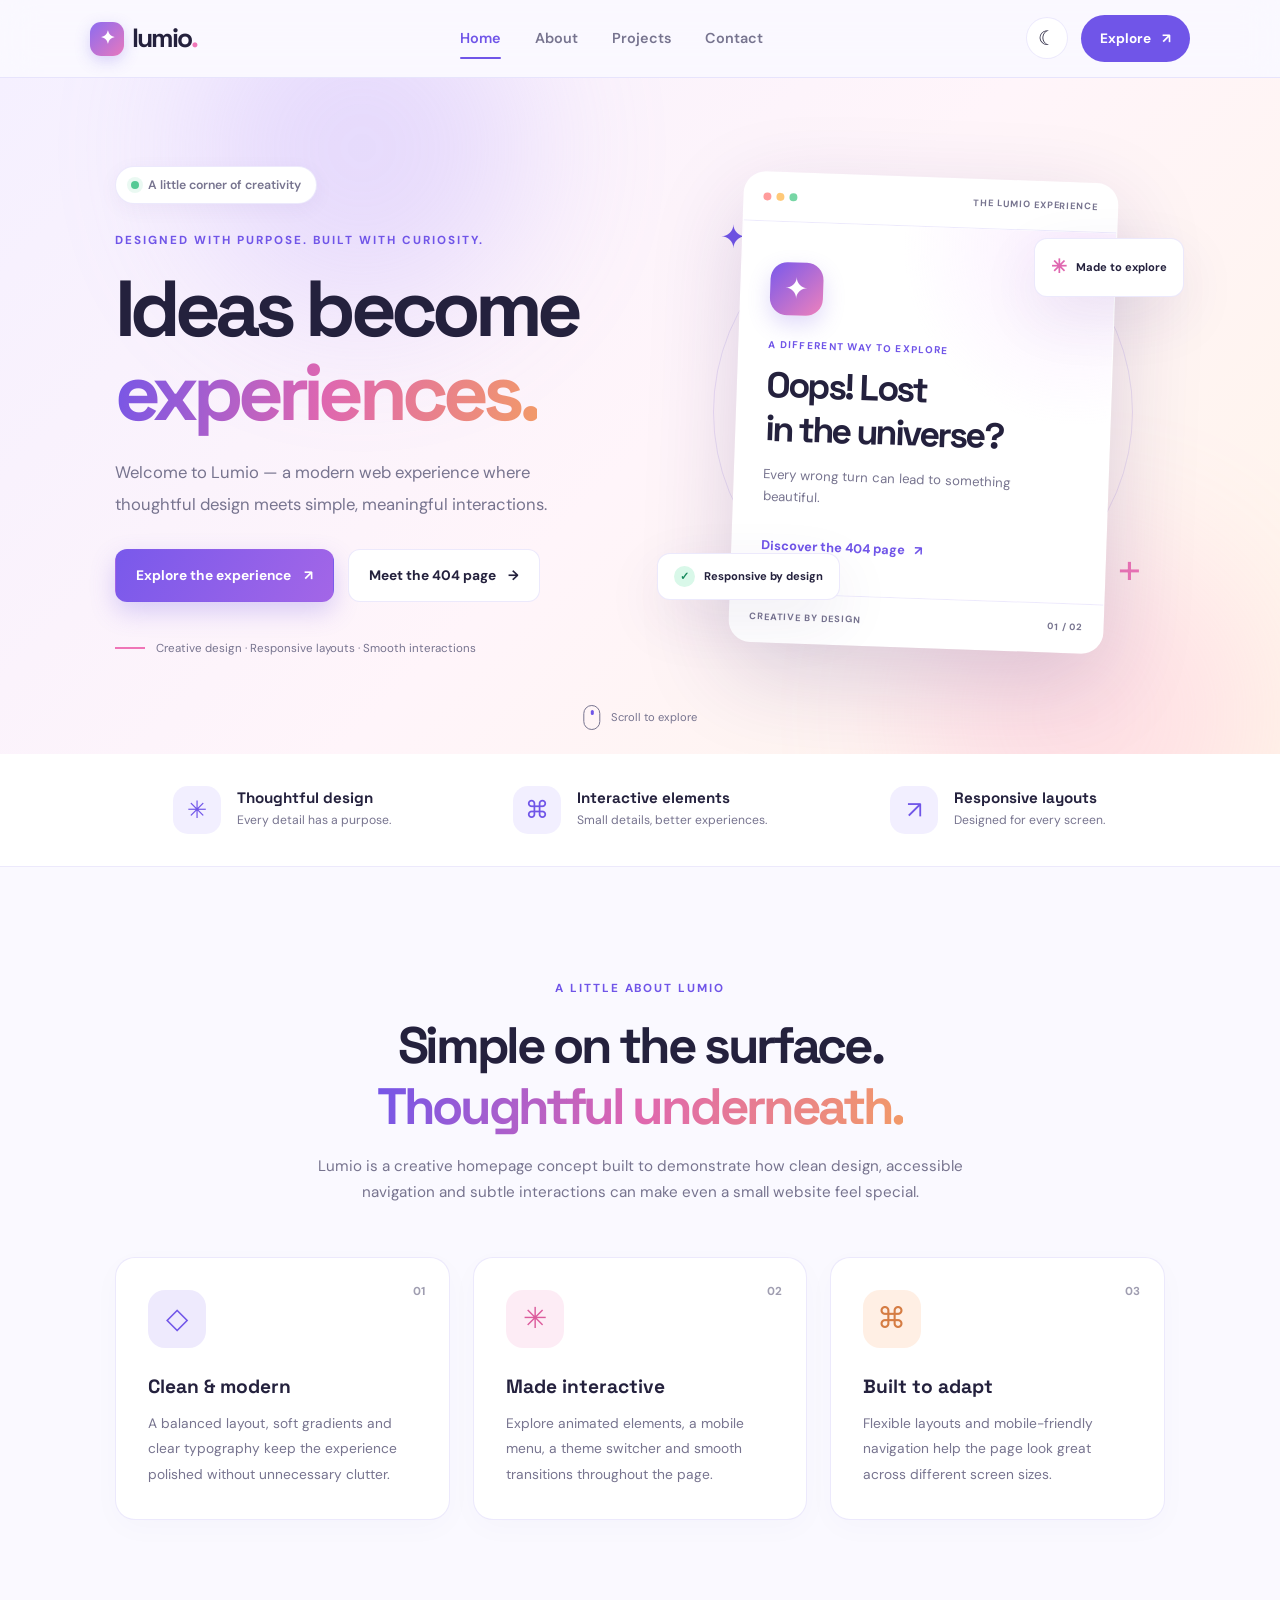
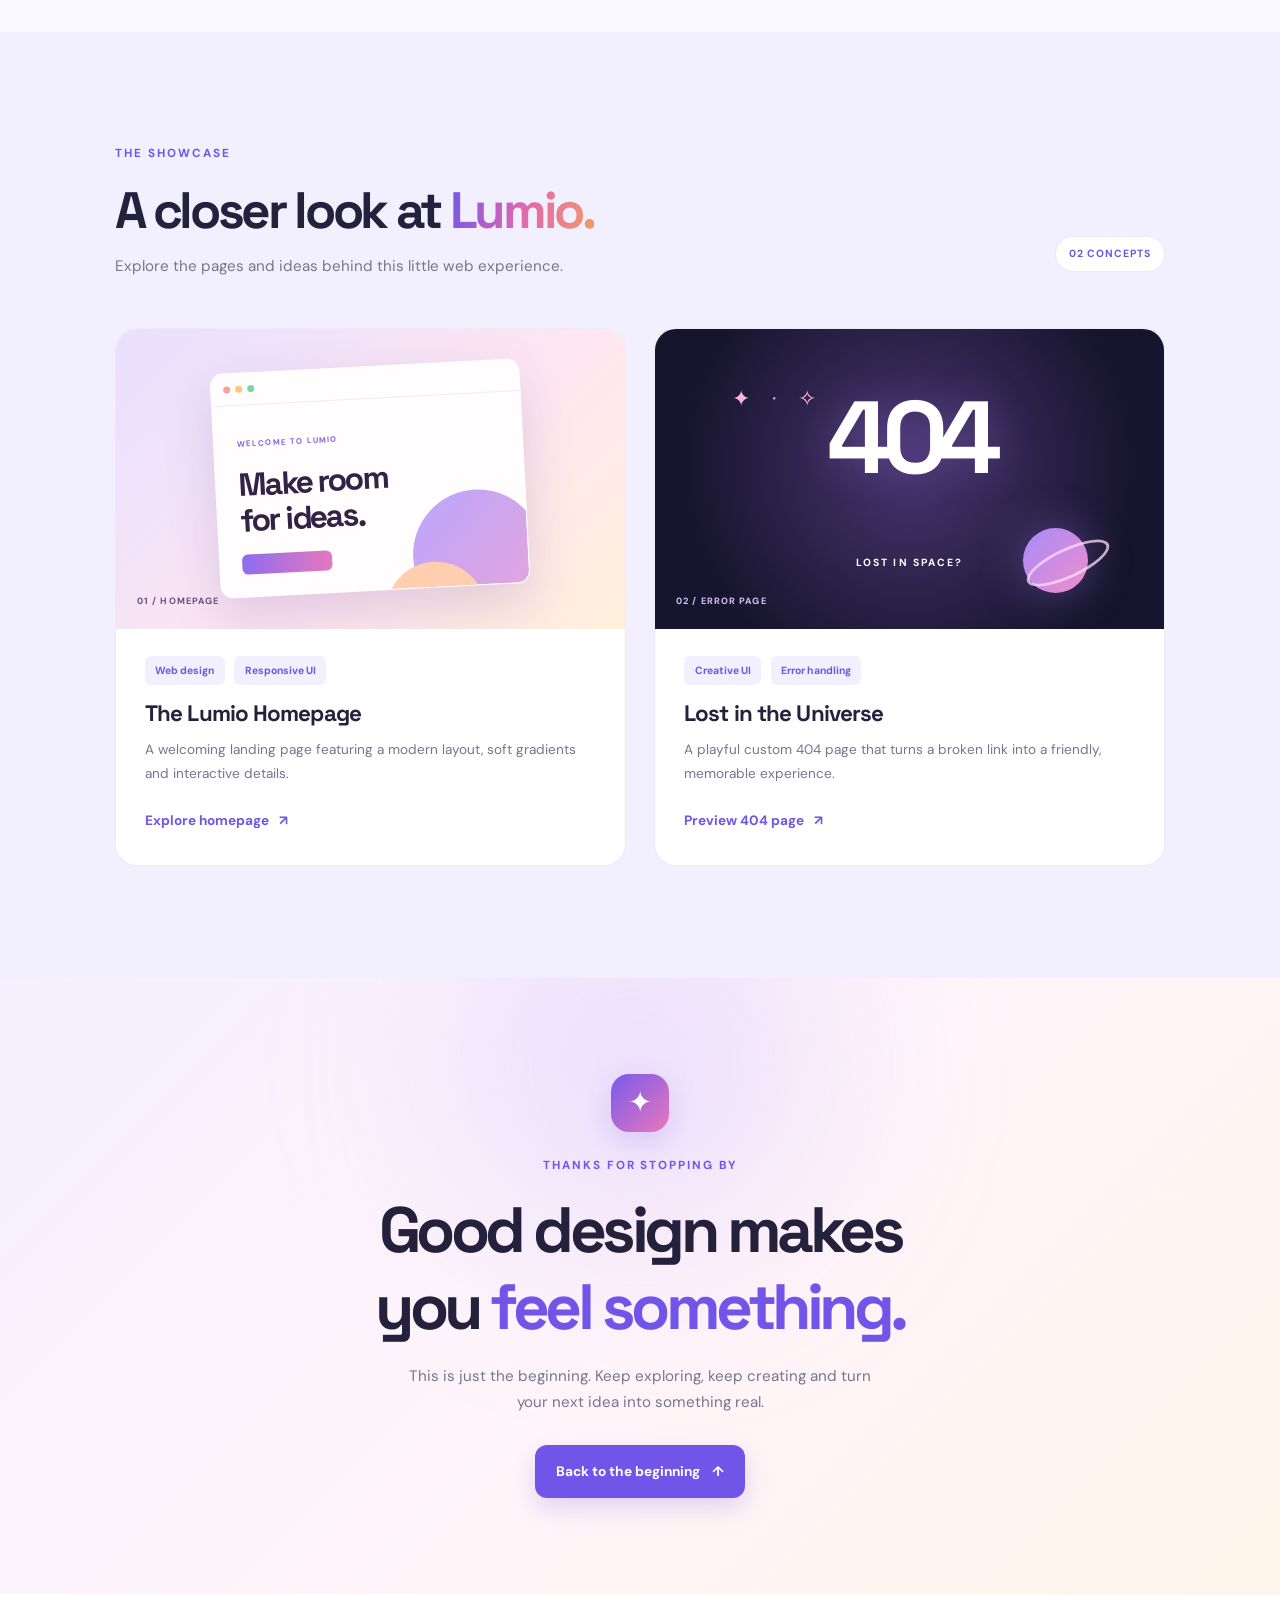
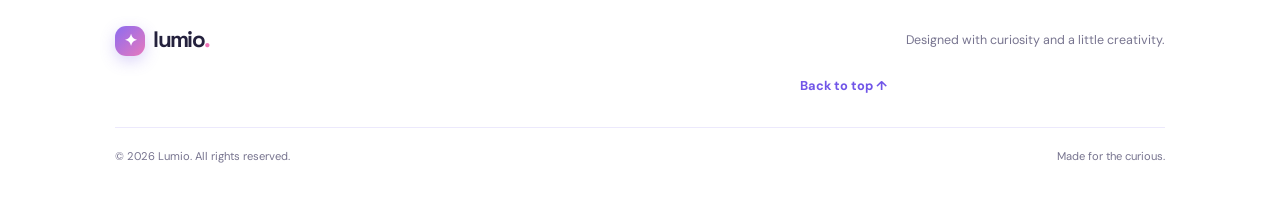
<file: index.html>
<!DOCTYPE html>
<html lang="en">
<head>
  <meta charset="UTF-8">
  <meta name="viewport" content="width=device-width, initial-scale=1.0">
  <meta name="theme-color" content="#f8f7ff">
  <meta name="description" content="Explore Lumio, a modern and creative web design demo featuring a custom 404 error page.">
  <title>Lumio — Creative Web Experience</title>
  <link rel="stylesheet" href="home.css">
  <link rel="preconnect" href="https://fonts.googleapis.com">
  <link rel="preconnect" href="https://fonts.gstatic.com" crossorigin>
  <link href="https://fonts.googleapis.com/css2?family=DM+Sans:wght@400;500;600;700&family=Space+Grotesk:wght@400;500;600;700&display=swap" rel="stylesheet">
</head>
<body>

  <!-- Navigation -->
  <header class="top" id="top">
    <a class="brand" href="#home" aria-label="Lumio home">
      <span class="brand-icon">✦</span> lumio<span class="brand-dot">.</span>
    </a>

    <nav class="nav-links" id="navLinks" aria-label="Main navigation">
      <a href="#home" class="nav-link active">Home</a>
      <a href="#about" class="nav-link">About</a>
      <a href="#projects" class="nav-link">Projects</a>
      <a href="#contact" class="nav-link">Contact</a>
    </nav>

    <div class="nav-actions">
      <button class="theme-toggle" id="themeToggle"
        type="button" aria-label="Switch to dark mode" title="Toggle theme">
        <span id="themeIcon">☾</span>
      </button>

      <a class="nav-cta" href="#projects">Explore <span>↗</span></a>

      <button class="menu-toggle" id="menuToggle"
        type="button" aria-label="Open navigation menu"
        aria-expanded="false" aria-controls="navLinks">
        <span></span><span></span><span></span>
      </button>
    </div>
  </header>

  <main>
    <!-- Hero -->
    <section class="hero" id="home">
      <div class="hero-glow glow-one"></div>
      <div class="hero-glow glow-two"></div>

      <div class="hero-content reveal">
        <div class="status-pill">
          <span class="status-dot"></span>
          A little corner of creativity
        </div>

        <p class="eyebrow">DESIGNED WITH PURPOSE. BUILT WITH CURIOSITY.</p>

        <h1>Ideas become<br>
          <span class="gradient-text">experiences.</span>
        </h1>

        <p class="hero-description">
          Welcome to Lumio — a modern web experience where thoughtful
          design meets simple, meaningful interactions.
        </p>

        <div class="hero-actions">
          <a class="btn btn-primary" href="#projects">
            Explore the experience <span>↗</span>
          </a>
          <a class="btn btn-secondary" href="404.html">
            Meet the 404 page <span>→</span>
          </a>
        </div>

        <div class="hero-note">
          <span class="note-line"></span>
          <span>Creative design · Responsive layouts · Smooth interactions</span>
        </div>
      </div>

      <!-- Decorative preview card -->
      <div class="hero-visual reveal">
        <div class="visual-orbit orbit-one"></div>
        <div class="visual-orbit orbit-two"></div>

        <div class="preview-card">
          <div class="preview-top">
            <div class="window-dots">
              <span></span><span></span><span></span>
            </div>
            <span class="preview-label">THE LUMIO EXPERIENCE</span>
          </div>

          <div class="preview-body">
            <div class="preview-symbol">✦</div>
            <p class="preview-small">A DIFFERENT WAY TO EXPLORE</p>
            <h2>Oops! Lost<br>in the universe?</h2>
            <p class="preview-copy">
              Every wrong turn can lead to something beautiful.
            </p>
            <a href="404.html" class="preview-link">
              Discover the 404 page <span>↗</span>
            </a>
          </div>

          <div class="preview-footer">
            <span>CREATIVE BY DESIGN</span>
            <span>01 / 02</span>
          </div>
        </div>

        <div class="floating-chip chip-top">
          <span class="chip-icon">✳</span>
          <span>Made to explore</span>
        </div>

        <div class="floating-chip chip-bottom">
          <span class="chip-check">✓</span>
          <span>Responsive by design</span>
        </div>

        <div class="decor decor-star">✦</div>
        <div class="decor decor-plus">+</div>
      </div>

      <a class="scroll-cue" href="#about">
        <span class="scroll-mouse"></span>
        Scroll to explore
      </a>
    </section>

    <!-- Feature strip -->
    <section class="feature-strip" aria-label="Design highlights">
      <div class="feature-item">
        <span class="feature-icon">✳</span>
        <div>
          <h3>Thoughtful design</h3>
          <p>Every detail has a purpose.</p>
        </div>
      </div>

      <div class="feature-item">
        <span class="feature-icon">⌘</span>
        <div>
          <h3>Interactive elements</h3>
          <p>Small details, better experiences.</p>
        </div>
      </div>

      <div class="feature-item">
        <span class="feature-icon">↗</span>
        <div>
          <h3>Responsive layouts</h3>
          <p>Designed for every screen.</p>
        </div>
      </div>
    </section>

    <!-- About -->
    <section class="section about-section" id="about">
      <div class="section-heading reveal">
        <p class="eyebrow">A LITTLE ABOUT LUMIO</p>
        <h2>Simple on the surface.<br>
          <span class="gradient-text">Thoughtful underneath.</span>
        </h2>
        <p>
          Lumio is a creative homepage concept built to demonstrate
          how clean design, accessible navigation and subtle interactions
          can make even a small website feel special.
        </p>
      </div>

      <div class="about-grid">
        <article class="info-card reveal">
          <div class="info-number">01</div>
          <div class="info-icon purple-icon">◇</div>
          <h3>Clean & modern</h3>
          <p>
            A balanced layout, soft gradients and clear typography
            keep the experience polished without unnecessary clutter.
          </p>
        </article>

        <article class="info-card reveal">
          <div class="info-number">02</div>
          <div class="info-icon pink-icon">✳</div>
          <h3>Made interactive</h3>
          <p>
            Explore animated elements, a mobile menu, a theme switcher
            and smooth transitions throughout the page.
          </p>
        </article>

        <article class="info-card reveal">
          <div class="info-number">03</div>
          <div class="info-icon orange-icon">⌘</div>
          <h3>Built to adapt</h3>
          <p>
            Flexible layouts and mobile-friendly navigation help the
            page look great across different screen sizes.
          </p>
        </article>
      </div>
    </section>

    <!-- Projects -->
    <section class="section projects-section" id="projects">
      <div class="projects-heading reveal">
        <div>
          <p class="eyebrow">THE SHOWCASE</p>
          <h2>A closer look at <span class="gradient-text">Lumio.</span></h2>
          <p>Explore the pages and ideas behind this little web experience.</p>
        </div>
        <span class="project-count">02 CONCEPTS</span>
      </div>

      <div class="projects-grid">
        <article class="project-card reveal">
          <div class="project-art art-home">
            <div class="art-window">
              <div class="art-window-bar">
                <span></span><span></span><span></span>
              </div>
              <div class="art-home-content">
                <span class="art-kicker">WELCOME TO LUMIO</span>
                <div class="art-title">Make room<br>for ideas.</div>
                <div class="art-button"></div>
                <div class="art-shape shape-one"></div>
                <div class="art-shape shape-two"></div>
              </div>
            </div>
            <span class="art-tag">01 / HOMEPAGE</span>
          </div>

          <div class="project-info">
            <div class="project-meta">
              <span>Web design</span><span>Responsive UI</span>
            </div>
            <h3>The Lumio Homepage</h3>
            <p>
              A welcoming landing page featuring a modern layout,
              soft gradients and interactive details.
            </p>
            <a class="project-link" href="#home">
              Explore homepage <span>↗</span>
            </a>
          </div>
        </article>

        <article class="project-card reveal">
          <div class="project-art art-error">
            <div class="error-stars">✦ <span>·</span> ✧</div>
            <div class="error-number">404</div>
            <div class="error-caption">LOST IN SPACE?</div>
            <div class="error-planet"></div>
            <div class="error-ring"></div>
            <span class="art-tag">02 / ERROR PAGE</span>
          </div>

          <div class="project-info">
            <div class="project-meta">
              <span>Creative UI</span><span>Error handling</span>
            </div>
            <h3>Lost in the Universe</h3>
            <p>
              A playful custom 404 page that turns a broken link into
              a friendly, memorable experience.
            </p>
            <a class="project-link" href="404.html">
              Preview 404 page <span>↗</span>
            </a>
          </div>
        </article>
      </div>
    </section>

    <!-- Contact / CTA -->
    <section class="contact-section" id="contact">
      <div class="contact-glow"></div>
      <div class="contact-content reveal">
        <span class="contact-sparkle">✦</span>
        <p class="eyebrow">THANKS FOR STOPPING BY</p>
        <h2>Good design makes<br>you <span>feel something.</span></h2>
        <p>
          This is just the beginning. Keep exploring, keep creating
          and turn your next idea into something real.
        </p>
        <a class="btn contact-btn" href="#home">
          Back to the beginning <span>↑</span>
        </a>
      </div>
    </section>
  </main>

  <!-- Footer -->
  <footer class="footer">
    <a class="brand footer-brand" href="#home">
      <span class="brand-icon">✦</span> lumio<span class="brand-dot">.</span>
    </a>

    <p>Designed with curiosity and a little creativity.</p>

    <a href="#top" class="footer-top">Back to top ↑</a>

    <div class="footer-bottom">
      <span>© <span id="currentYear"></span> Lumio. All rights reserved.</span>
      <span>Made for the curious.</span>
    </div>
  </footer>

  <button id="backToTop" class="back-to-top"
    type="button" aria-label="Back to top" title="Back to top">↑</button>

  <script>
    // Mobile navigation
    const menuToggle = document.getElementById("menuToggle");
    const navLinks = document.getElementById("navLinks");

    menuToggle.addEventListener("click", () => {
      const isOpen = navLinks.classList.toggle("nav-open");
      menuToggle.classList.toggle("menu-open", isOpen);
      menuToggle.setAttribute("aria-expanded", String(isOpen));
      menuToggle.setAttribute(
        "aria-label",
        isOpen ? "Close navigation menu" : "Open navigation menu"
      );
    });

    document.querySelectorAll(".nav-link").forEach(link => {
      link.addEventListener("click", () => {
        navLinks.classList.remove("nav-open");
        menuToggle.classList.remove("menu-open");
        menuToggle.setAttribute("aria-expanded", "false");
        menuToggle.setAttribute("aria-label", "Open navigation menu");
      });
    });

    // Light / dark theme with saved preference
    const themeToggle = document.getElementById("themeToggle");
    const themeIcon = document.getElementById("themeIcon");

    function setTheme(theme) {
      document.documentElement.dataset.theme = theme;
      const isDark = theme === "dark";
      themeIcon.textContent = isDark ? "☀" : "☾";
      themeToggle.setAttribute(
        "aria-label",
        isDark ? "Switch to light mode" : "Switch to dark mode"
      );

      try {
        localStorage.setItem("lumio-theme", theme);
      } catch (error) {
        // Theme still works if browser storage is unavailable.
      }
    }

    let savedTheme = "light";
    try {
      savedTheme = localStorage.getItem("lumio-theme") || "light";
    } catch (error) {
      savedTheme = "light";
    }

    setTheme(savedTheme);

    themeToggle.addEventListener("click", () => {
      const currentTheme = document.documentElement.dataset.theme;
      setTheme(currentTheme === "dark" ? "light" : "dark");
    });

    // Reveal sections when they enter the viewport
    const revealElements = document.querySelectorAll(".reveal");

    if ("IntersectionObserver" in window) {
      const observer = new IntersectionObserver((entries, obs) => {
        entries.forEach(entry => {
          if (entry.isIntersecting) {
            entry.target.classList.add("revealed");
            obs.unobserve(entry.target);
          }
        });
      }, { threshold: 0.12 });

      revealElements.forEach(element => observer.observe(element));
    } else {
      revealElements.forEach(element => element.classList.add("revealed"));
    }

    // Back-to-top button
    const backToTop = document.getElementById("backToTop");

    window.addEventListener("scroll", () => {
      backToTop.classList.toggle("show", window.scrollY > 450);
    }, { passive: true });

    backToTop.addEventListener("click", () => {
      window.scrollTo({ top: 0, behavior: "smooth" });
    });

    // Highlight the current section in the navigation
    const sections = document.querySelectorAll("main section[id]");
    const navItems = document.querySelectorAll(".nav-link");

    if ("IntersectionObserver" in window) {
      const sectionObserver = new IntersectionObserver(entries => {
        entries.forEach(entry => {
          if (entry.isIntersecting) {
            navItems.forEach(link => {
              link.classList.toggle(
                "active",
                link.getAttribute("href") === "#" + entry.target.id
              );
            });
          }
        });
      }, { rootMargin: "-30% 0px -55% 0px" });

      sections.forEach(section => sectionObserver.observe(section));
    }

    // Dynamic copyright year
    document.getElementById("currentYear").textContent =
      new Date().getFullYear();
  </script>
</body>
</html>
</file>
<file: home.css>
/* =========================================
   LUMIO — MODERN LANDING PAGE
   ========================================= */

:root {
  color-scheme: light;

  --bg: #faf9ff;
  --surface: #ffffff;
  --surface-alt: #f2efff;
  --ink: #24213d;
  --muted: #77748f;
  --primary: #7055e8;
  --primary-dark: #563bc8;
  --pink: #ef75b7;
  --orange: #ffad7b;
  --border: rgba(112, 85, 232, 0.13);
  --shadow: 0 20px 60px rgba(62, 43, 126, 0.09);
  --header-bg: rgba(250, 249, 255, 0.86);
  --hero-bg: linear-gradient(135deg, #f5f0ff 0%, #fff5fa 52%, #fff4e9 100%);
}

:root[data-theme="dark"] {
  color-scheme: dark;

  --bg: #11101b;
  --surface: #1b1929;
  --surface-alt: #211d35;
  --ink: #f2efff;
  --muted: #b0acc7;
  --primary: #a18aff;
  --primary-dark: #c2b4ff;
  --pink: #ff9bd0;
  --orange: #ffc29d;
  --border: rgba(174, 151, 255, 0.17);
  --shadow: 0 20px 60px rgba(0, 0, 0, 0.22);
  --header-bg: rgba(17, 16, 27, 0.88);
  --hero-bg: linear-gradient(135deg, #201932 0%, #281b30 52%, #30221f 100%);
}

/* Reset */

* {
  box-sizing: border-box;
  margin: 0;
  padding: 0;
}

html {
  scroll-behavior: smooth;
  scroll-padding-top: 100px;
}

body {
  background: var(--bg);
  color: var(--ink);
  font-family: "DM Sans", "Segoe UI", Arial, sans-serif;
  line-height: 1.7;
  overflow-x: hidden;
  transition: background 0.3s ease, color 0.3s ease;
}

a {
  color: inherit;
  text-decoration: none;
}

button,
a {
  -webkit-tap-highlight-color: transparent;
}

button {
  font: inherit;
}

button:focus-visible,
a:focus-visible {
  outline: 3px solid var(--primary);
  outline-offset: 5px;
}

::selection {
  color: #ffffff;
  background: #7055e8;
}

/* Typography */

h1,
h2,
h3,
.brand {
  font-family: "Space Grotesk", "Segoe UI", sans-serif;
  line-height: 1.2;
}

.gradient-text {
  color: var(--primary);
  background: linear-gradient(100deg, #7456e8, #df67b0, #f29a68);
  -webkit-background-clip: text;
  background-clip: text;
  -webkit-text-fill-color: transparent;
}

.eyebrow {
  color: var(--primary);
  font-size: 0.73rem;
  font-weight: 700;
  letter-spacing: 0.17em;
  line-height: 1.7;
}

/* Navigation */

.top {
  position: sticky;
  top: 0;
  z-index: 100;
  display: flex;
  align-items: center;
  justify-content: space-between;
  gap: 1.5rem;
  min-height: 78px;
  padding: 0.9rem 7%;
  background: var(--header-bg);
  border-bottom: 1px solid var(--border);
  backdrop-filter: blur(18px);
  -webkit-backdrop-filter: blur(18px);
}

.brand {
  display: inline-flex;
  align-items: center;
  flex-shrink: 0;
  font-size: 1.65rem;
  font-weight: 700;
  letter-spacing: -0.07em;
}

.brand-icon {
  display: inline-grid;
  width: 34px;
  height: 34px;
  margin-right: 8px;
  color: #ffffff;
  background: linear-gradient(135deg, #8c6cf0, #e878bd);
  border-radius: 11px;
  place-items: center;
  font-size: 1.15rem;
  box-shadow: 0 5px 15px rgba(112, 85, 232, 0.25);
}

.brand-dot {
  color: var(--pink);
}

.nav-links {
  display: flex;
  align-items: center;
  gap: 2.1rem;
}

.nav-link {
  position: relative;
  padding: 0.35rem 0;
  color: var(--muted);
  font-size: 0.9rem;
  font-weight: 600;
  transition: color 0.2s ease;
}

.nav-link::after {
  position: absolute;
  right: 0;
  bottom: -3px;
  left: 0;
  height: 2px;
  background: var(--primary);
  border-radius: 5px;
  content: "";
  transform: scaleX(0);
  transform-origin: left;
  transition: transform 0.2s ease;
}

.nav-link:hover,
.nav-link.active {
  color: var(--primary);
}

.nav-link.active::after,
.nav-link:hover::after {
  transform: scaleX(1);
}

.nav-actions {
  display: flex;
  align-items: center;
  gap: 0.8rem;
}

.theme-toggle,
.menu-toggle {
  display: grid;
  flex-shrink: 0;
  width: 42px;
  height: 42px;
  color: var(--ink);
  background: var(--surface);
  border: 1px solid var(--border);
  border-radius: 50%;
  cursor: pointer;
  place-items: center;
  transition: transform 0.2s ease, background 0.2s ease;
}

.theme-toggle {
  font-size: 1.25rem;
}

.theme-toggle:hover {
  transform: rotate(-12deg);
  background: var(--surface-alt);
}

.nav-cta {
  display: inline-flex;
  align-items: center;
  gap: 0.7rem;
  padding: 0.72rem 1.2rem;
  color: #ffffff;
  background: #7055e8;
  border-radius: 999px;
  font-size: 0.85rem;
  font-weight: 700;
  transition: transform 0.2s ease, box-shadow 0.2s ease;
}

.nav-cta:hover {
  transform: translateY(-2px);
  box-shadow: 0 8px 22px rgba(112, 85, 232, 0.28);
}

.menu-toggle {
  display: none;
  padding: 11px;
  border-radius: 12px;
}

.menu-toggle span {
  display: block;
  width: 18px;
  height: 2px;
  background: var(--ink);
  border-radius: 2px;
  transition: transform 0.2s ease;
}

/* Hero section */

.hero {
  position: relative;
  display: grid;
  grid-template-columns: 1.05fr 0.95fr;
  align-items: center;
  gap: 2rem;
  min-height: 650px;
  padding: 5.5rem 9% 6rem;
  background: var(--hero-bg);
  isolation: isolate;
  overflow: hidden;
}

.hero-content,
.hero-visual {
  position: relative;
  z-index: 1;
}

.hero-content {
  max-width: 600px;
}

.status-pill {
  display: inline-flex;
  align-items: center;
  gap: 0.6rem;
  margin-bottom: 1.7rem;
  padding: 0.48rem 0.9rem;
  color: var(--muted);
  background: var(--surface);
  border: 1px solid var(--border);
  border-radius: 999px;
  box-shadow: 0 5px 20px rgba(80, 59, 144, 0.05);
  font-size: 0.77rem;
  font-weight: 600;
}

.status-dot {
  width: 8px;
  height: 8px;
  background: #56c995;
  border-radius: 50%;
  box-shadow: 0 0 0 4px rgba(86, 201, 149, 0.12);
}

.hero .eyebrow {
  margin-bottom: 1rem;
}

.hero h1 {
  margin-bottom: 1.35rem;
  font-size: clamp(3.2rem, 6.2vw, 5.2rem);
  font-weight: 700;
  letter-spacing: -0.075em;
  line-height: 1.06;
}

.hero-description {
  max-width: 465px;
  margin-bottom: 1.8rem;
  color: var(--muted);
  font-size: 1.04rem;
  line-height: 1.9;
}

.hero-actions {
  display: flex;
  flex-wrap: wrap;
  align-items: center;
  gap: 0.85rem;
}

.btn {
  display: inline-flex;
  align-items: center;
  justify-content: center;
  gap: 0.8rem;
  min-height: 49px;
  padding: 0.85rem 1.25rem;
  border: 1px solid transparent;
  border-radius: 12px;
  font-size: 0.86rem;
  font-weight: 700;
  transition: transform 0.25s ease, box-shadow 0.25s ease,
    background 0.25s ease;
}

.btn:hover {
  transform: translateY(-3px);
}

.btn-primary {
  color: #ffffff;
  background: linear-gradient(120deg, #7959eb, #a366e7);
  box-shadow: 0 10px 25px rgba(112, 85, 232, 0.25);
}

.btn-primary:hover {
  box-shadow: 0 15px 32px rgba(112, 85, 232, 0.35);
}

.btn-secondary {
  color: var(--ink);
  background: var(--surface);
  border-color: var(--border);
}

.btn-secondary:hover {
  background: var(--surface-alt);
}

.hero-note {
  display: flex;
  align-items: center;
  gap: 0.7rem;
  margin-top: 2.3rem;
  color: var(--muted);
  font-size: 0.72rem;
}

.note-line {
  width: 30px;
  height: 2px;
  flex-shrink: 0;
  background: var(--pink);
}

.hero-glow {
  position: absolute;
  z-index: -1;
  width: 340px;
  height: 340px;
  border-radius: 50%;
  filter: blur(75px);
  opacity: 0.23;
  pointer-events: none;
}

.glow-one {
  top: -100px;
  left: 15%;
  background: #a78bfa;
}

.glow-two {
  right: 2%;
  bottom: -130px;
  background: #ff9dcc;
}

/* Hero preview */

.hero-visual {
  display: grid;
  min-height: 440px;
  place-items: center;
}

.preview-card {
  position: relative;
  z-index: 2;
  width: min(100%, 375px);
  overflow: hidden;
  background: var(--surface);
  border: 1px solid rgba(255, 255, 255, 0.7);
  border-radius: 22px;
  box-shadow: 0 30px 90px rgba(58, 36, 111, 0.18);
  transform: rotate(2deg);
  transition: transform 0.35s ease;
}

.preview-card:hover {
  transform: rotate(0) translateY(-5px);
}

.preview-top,
.preview-footer {
  display: flex;
  align-items: center;
  justify-content: space-between;
  gap: 0.8rem;
  padding: 1rem 1.2rem;
  border-bottom: 1px solid var(--border);
}

.window-dots {
  display: flex;
  gap: 5px;
}

.window-dots span,
.art-window-bar span {
  width: 8px;
  height: 8px;
  background: #ff9c9c;
  border-radius: 50%;
}

.window-dots span:nth-child(2),
.art-window-bar span:nth-child(2) {
  background: #ffc978;
}

.window-dots span:nth-child(3),
.art-window-bar span:nth-child(3) {
  background: #77d6a5;
}

.preview-label,
.preview-footer {
  color: var(--muted);
  font-size: 0.58rem;
  font-weight: 700;
  letter-spacing: 0.1em;
}

.preview-body {
  position: relative;
  padding: 2.5rem 1.8rem 2.2rem;
  background:
    radial-gradient(circle at 90% 5%, rgba(235, 181, 255, 0.22), transparent 36%),
    var(--surface);
}

.preview-symbol {
  display: grid;
  width: 53px;
  height: 53px;
  margin-bottom: 1.4rem;
  color: #ffffff;
  background: linear-gradient(135deg, #7959eb, #ee81bc);
  border-radius: 17px;
  place-items: center;
  font-size: 1.8rem;
  box-shadow: 0 9px 22px rgba(112, 85, 232, 0.22);
}

.preview-small {
  margin-bottom: 0.65rem;
  color: var(--primary);
  font-size: 0.62rem;
  font-weight: 700;
  letter-spacing: 0.13em;
}

.preview-body h2 {
  margin-bottom: 0.8rem;
  font-size: 2.25rem;
  letter-spacing: -0.07em;
}

.preview-copy {
  max-width: 260px;
  margin-bottom: 1.4rem;
  color: var(--muted);
  font-size: 0.82rem;
}

.preview-link {
  display: inline-flex;
  align-items: center;
  gap: 0.6rem;
  color: var(--primary);
  font-size: 0.8rem;
  font-weight: 700;
}

.preview-link span,
.project-link span {
  transition: transform 0.2s ease;
}

.preview-link:hover span,
.project-link:hover span {
  transform: translate(3px, -3px);
}

.preview-footer {
  border-top: 1px solid var(--border);
  border-bottom: 0;
}

.visual-orbit {
  position: absolute;
  width: 420px;
  height: 420px;
  border: 1px solid rgba(131, 101, 221, 0.17);
  border-radius: 50%;
  pointer-events: none;
}

.orbit-two {
  width: 330px;
  height: 330px;
  border-style: dashed;
  animation: orbit-spin 50s linear infinite;
}

.floating-chip {
  position: absolute;
  z-index: 3;
  display: flex;
  align-items: center;
  gap: 0.55rem;
  padding: 0.75rem 1rem;
  color: var(--ink);
  background: var(--surface);
  border: 1px solid var(--border);
  border-radius: 13px;
  box-shadow: var(--shadow);
  font-size: 0.7rem;
  font-weight: 700;
  animation: float 4s ease-in-out infinite;
}

.chip-top {
  top: 13%;
  right: -4%;
}

.chip-bottom {
  bottom: 10%;
  left: -5%;
  animation-delay: -2s;
}

.chip-icon {
  color: #df67b0;
  font-size: 1.2rem;
}

.chip-check {
  display: grid;
  width: 21px;
  height: 21px;
  color: #16895c;
  background: #d9f8e9;
  border-radius: 50%;
  place-items: center;
}

.decor {
  position: absolute;
  color: var(--primary);
  font-size: 2rem;
}

.decor-star {
  top: 7%;
  left: 8%;
  animation: float 5s ease-in-out infinite;
}

.decor-plus {
  right: 5%;
  bottom: 9%;
  color: var(--pink);
  font-size: 2.6rem;
}

.scroll-cue {
  position: absolute;
  bottom: 1.5rem;
  left: 50%;
  display: flex;
  align-items: center;
  gap: 0.65rem;
  color: var(--muted);
  font-size: 0.7rem;
  transform: translateX(-50%);
}

.scroll-mouse {
  position: relative;
  width: 17px;
  height: 25px;
  border: 1.5px solid var(--muted);
  border-radius: 10px;
}

.scroll-mouse::after {
  position: absolute;
  top: 4px;
  left: 50%;
  width: 3px;
  height: 5px;
  background: var(--primary);
  border-radius: 5px;
  content: "";
  transform: translateX(-50%);
  animation: scroll-dot 1.5s ease infinite;
}

/* Feature strip */

.feature-strip {
  display: grid;
  grid-template-columns: repeat(3, 1fr);
  gap: 1.5rem;
  padding: 2rem 9%;
  background: var(--surface);
  border-bottom: 1px solid var(--border);
}

.feature-item {
  display: flex;
  align-items: center;
  justify-content: center;
  gap: 1rem;
}

.feature-icon {
  display: grid;
  width: 48px;
  height: 48px;
  flex-shrink: 0;
  color: var(--primary);
  background: var(--surface-alt);
  border-radius: 15px;
  place-items: center;
  font-size: 1.5rem;
}

.feature-item h3 {
  margin-bottom: 0.15rem;
  font-size: 0.95rem;
}

.feature-item p {
  color: var(--muted);
  font-size: 0.76rem;
}

/* Shared section styles */

.section {
  padding: 7rem 9%;
}

.section-heading {
  max-width: 660px;
  margin: 0 auto 3.2rem;
  text-align: center;
}

.section-heading .eyebrow,
.projects-heading .eyebrow {
  margin-bottom: 1rem;
}

.section-heading h2,
.projects-heading h2 {
  margin-bottom: 1rem;
  font-size: clamp(2.2rem, 4vw, 3.3rem);
  letter-spacing: -0.065em;
}

.section-heading > p:last-child,
.projects-heading > div > p:last-child {
  color: var(--muted);
  font-size: 0.95rem;
}

/* About cards */

.about-grid {
  display: grid;
  grid-template-columns: repeat(3, minmax(0, 1fr));
  gap: 1.4rem;
}

.info-card {
  position: relative;
  padding: 2rem;
  background: var(--surface);
  border: 1px solid var(--border);
  border-radius: 20px;
  box-shadow: 0 8px 30px rgba(62, 43, 126, 0.025);
  overflow: hidden;
  transition: transform 0.3s ease, box-shadow 0.3s ease,
    border-color 0.3s ease;
}

.info-card:hover {
  transform: translateY(-7px);
  border-color: rgba(112, 85, 232, 0.35);
  box-shadow: var(--shadow);
}

.info-number {
  position: absolute;
  top: 1.5rem;
  right: 1.5rem;
  color: var(--muted);
  font-size: 0.72rem;
  font-weight: 700;
  opacity: 0.7;
}

.info-icon {
  display: grid;
  width: 58px;
  height: 58px;
  margin-bottom: 1.7rem;
  border-radius: 17px;
  place-items: center;
  font-size: 1.8rem;
}

.purple-icon {
  color: #7055e8;
  background: rgba(112, 85, 232, 0.12);
}

.pink-icon {
  color: #dc5b9c;
  background: rgba(236, 110, 174, 0.13);
}

.orange-icon {
  color: #d57c43;
  background: rgba(255, 173, 123, 0.2);
}

.info-card h3 {
  margin-bottom: 0.8rem;
  font-size: 1.2rem;
}

.info-card p {
  color: var(--muted);
  font-size: 0.86rem;
  line-height: 1.85;
}

/* Projects section */

.projects-section {
  background: var(--surface-alt);
}

.projects-heading {
  display: flex;
  align-items: end;
  justify-content: space-between;
  gap: 2rem;
  margin-bottom: 3rem;
}

.projects-heading h2 {
  margin-bottom: 0.8rem;
}

.project-count {
  flex-shrink: 0;
  margin-bottom: 0.5rem;
  padding: 0.5rem 0.8rem;
  color: var(--primary);
  background: var(--surface);
  border: 1px solid var(--border);
  border-radius: 999px;
  font-size: 0.65rem;
  font-weight: 700;
  letter-spacing: 0.1em;
}

.projects-grid {
  display: grid;
  grid-template-columns: repeat(2, minmax(0, 1fr));
  gap: 1.8rem;
}

.project-card {
  background: var(--surface);
  border: 1px solid var(--border);
  border-radius: 22px;
  overflow: hidden;
  transition: transform 0.3s ease, box-shadow 0.3s ease;
}

.project-card:hover {
  transform: translateY(-6px);
  box-shadow: var(--shadow);
}

.project-art {
  position: relative;
  display: grid;
  min-height: 300px;
  padding: 2rem;
  place-items: center;
  overflow: hidden;
}

.art-home {
  background: linear-gradient(135deg, #e8e0ff, #ffe6f1 60%, #fff0db);
}

.art-window {
  width: min(100%, 310px);
  overflow: hidden;
  background: #fffdfd;
  border: 1px solid rgba(255, 255, 255, 0.8);
  border-radius: 13px;
  box-shadow: 0 20px 50px rgba(81, 54, 141, 0.17);
  transform: rotate(-3deg);
  transition: transform 0.35s ease;
}

.project-card:hover .art-window {
  transform: rotate(0) scale(1.02);
}

.art-window-bar {
  display: flex;
  gap: 5px;
  padding: 0.75rem;
  border-bottom: 1px solid #f0eaf8;
}

.art-window-bar span {
  width: 7px;
  height: 7px;
}

.art-home-content {
  position: relative;
  min-height: 180px;
  padding: 1.4rem;
  overflow: hidden;
}

.art-kicker {
  color: #8566dd;
  font-size: 0.5rem;
  font-weight: 700;
  letter-spacing: 0.15em;
}

.art-title {
  position: relative;
  z-index: 2;
  margin-top: 0.8rem;
  color: #302346;
  font-family: "Space Grotesk", sans-serif;
  font-size: 2rem;
  font-weight: 700;
  letter-spacing: -0.07em;
  line-height: 1.1;
}

.art-button {
  width: 90px;
  height: 20px;
  margin-top: 1rem;
  background: linear-gradient(100deg, #8c6cf0, #e878bd);
  border-radius: 6px;
}

.art-shape {
  position: absolute;
  right: -15px;
  bottom: -35px;
  width: 130px;
  height: 130px;
  border-radius: 50%;
}

.shape-one {
  background: linear-gradient(135deg, #bba6ff, #e9a4d7);
}

.shape-two {
  right: 45px;
  bottom: -75px;
  width: 100px;
  height: 100px;
  background: #ffceaf;
}

.art-tag {
  position: absolute;
  bottom: 1.2rem;
  left: 1.3rem;
  z-index: 2;
  color: #66527c;
  font-size: 0.57rem;
  font-weight: 700;
  letter-spacing: 0.12em;
}

.art-error {
  color: #ffffff;
  background: radial-gradient(circle at 50% 45%, #47346f, #17152d 75%);
}

.error-number {
  position: relative;
  z-index: 2;
  font-family: "Space Grotesk", sans-serif;
  font-size: clamp(4.5rem, 8vw, 7rem);
  font-weight: 700;
  letter-spacing: -0.1em;
  line-height: 1;
  text-shadow: 0 0 40px rgba(184, 142, 255, 0.25);
}

.error-caption {
  position: relative;
  z-index: 2;
  margin-top: 0.8rem;
  font-size: 0.65rem;
  font-weight: 700;
  letter-spacing: 0.2em;
}

.error-stars {
  position: absolute;
  top: 17%;
  left: 15%;
  color: #ffb3db;
  font-size: 1.4rem;
}

.error-stars span {
  padding: 0 1rem;
  color: #c2a5ff;
}

.error-planet {
  position: absolute;
  right: 15%;
  bottom: 12%;
  width: 65px;
  height: 65px;
  background: linear-gradient(135deg, #a78bfa, #ef8ecb);
  border-radius: 50%;
  box-shadow: 0 0 45px rgba(167, 139, 250, 0.35);
}

.error-ring {
  position: absolute;
  right: 10%;
  bottom: 17%;
  width: 90px;
  height: 30px;
  border: 3px solid rgba(255, 220, 246, 0.75);
  border-radius: 50%;
  transform: rotate(-25deg);
}

.art-error .art-tag {
  color: #d2c4f5;
}

.project-info {
  padding: 1.7rem 1.8rem 2rem;
}

.project-meta {
  display: flex;
  flex-wrap: wrap;
  gap: 0.6rem;
  margin-bottom: 1rem;
}

.project-meta span {
  padding: 0.35rem 0.65rem;
  color: var(--primary);
  background: var(--surface-alt);
  border-radius: 6px;
  font-size: 0.65rem;
  font-weight: 700;
}

.project-info h3 {
  margin-bottom: 0.6rem;
  font-size: 1.4rem;
  letter-spacing: -0.04em;
}

.project-info > p {
  margin-bottom: 1.2rem;
  color: var(--muted);
  font-size: 0.85rem;
  line-height: 1.8;
}

.project-link {
  display: inline-flex;
  align-items: center;
  gap: 0.6rem;
  color: var(--primary);
  font-size: 0.85rem;
  font-weight: 700;
}

/* Contact section */

.contact-section {
  position: relative;
  padding: 6rem 9%;
  text-align: center;
  background: var(--hero-bg);
  overflow: hidden;
  isolation: isolate;
}

.contact-glow {
  position: absolute;
  z-index: -1;
  top: -100px;
  left: 50%;
  width: 380px;
  height: 380px;
  background: rgba(194, 165, 255, 0.23);
  border-radius: 50%;
  filter: blur(90px);
  transform: translateX(-50%);
  pointer-events: none;
}

.contact-content {
  max-width: 660px;
  margin: 0 auto;
}

.contact-sparkle {
  display: grid;
  width: 58px;
  height: 58px;
  margin: 0 auto 1.5rem;
  color: #ffffff;
  background: linear-gradient(135deg, #7959eb, #e878bd);
  border-radius: 18px;
  box-shadow: 0 10px 30px rgba(112, 85, 232, 0.2);
  place-items: center;
  font-size: 1.8rem;
  animation: float 4s ease-in-out infinite;
}

.contact-content .eyebrow {
  margin-bottom: 1rem;
}

.contact-content h2 {
  margin-bottom: 1.2rem;
  font-size: clamp(2.5rem, 5vw, 4rem);
  letter-spacing: -0.07em;
}

.contact-content h2 span {
  color: var(--primary);
}

.contact-content > p:not(.eyebrow) {
  max-width: 490px;
  margin: 0 auto 1.8rem;
  color: var(--muted);
  font-size: 0.95rem;
}

.contact-btn {
  color: #ffffff;
  background: #7055e8;
  box-shadow: 0 10px 25px rgba(112, 85, 232, 0.22);
}

.contact-btn:hover {
  box-shadow: 0 14px 30px rgba(112, 85, 232, 0.32);
}

/* Footer */

.footer {
  display: grid;
  grid-template-columns: 1fr auto;
  align-items: center;
  gap: 1.2rem;
  padding: 2rem 9% 1rem;
  background: var(--surface);
}

.footer-brand {
  justify-self: start;
  font-size: 1.4rem;
}

.footer-brand .brand-icon {
  width: 30px;
  height: 30px;
  font-size: 1rem;
}

.footer > p {
  color: var(--muted);
  font-size: 0.78rem;
}

.footer-top {
  justify-self: end;
  color: var(--primary);
  font-size: 0.8rem;
  font-weight: 700;
}

.footer-top:hover {
  text-decoration: underline;
  text-underline-offset: 4px;
}

.footer-bottom {
  display: flex;
  grid-column: 1 / -1;
  align-items: center;
  justify-content: space-between;
  gap: 1rem;
  margin-top: 0.7rem;
  padding: 1.2rem 0;
  color: var(--muted);
  border-top: 1px solid var(--border);
  font-size: 0.7rem;
}

/* Back to top */

.back-to-top {
  position: fixed;
  right: 24px;
  bottom: 24px;
  z-index: 90;
  display: grid;
  width: 46px;
  height: 46px;
  color: #ffffff;
  background: #7055e8;
  border: 0;
  border-radius: 14px;
  box-shadow: 0 8px 25px rgba(112, 85, 232, 0.28);
  cursor: pointer;
  font-size: 1.4rem;
  place-items: center;
  opacity: 0;
  pointer-events: none;
  transform: translateY(12px);
  transition: opacity 0.25s ease, transform 0.25s ease;
}

.back-to-top.show {
  opacity: 1;
  pointer-events: auto;
  transform: translateY(0);
}

.back-to-top:hover {
  background: #563bc8;
}

/* Reveal animations */

.reveal {
  opacity: 0;
  transform: translateY(22px);
  transition: opacity 0.7s ease, transform 0.7s ease;
}

.reveal.revealed {
  opacity: 1;
  transform: translateY(0);
}

/* Keyframes */

@keyframes float {
  0%, 100% {
    transform: translateY(0);
  }
  50% {
    transform: translateY(-10px);
  }
}

@keyframes orbit-spin {
  to {
    transform: rotate(360deg);
  }
}

@keyframes scroll-dot {
  0% {
    opacity: 0;
    transform: translate(-50%, 0);
  }
  40% {
    opacity: 1;
  }
  100% {
    opacity: 0;
    transform: translate(-50%, 9px);
  }
}

/* Tablet */

@media (max-width: 1050px) {
  .top {
    padding-right: 5%;
    padding-left: 5%;
  }

  .hero {
    gap: 1rem;
    padding-right: 6%;
    padding-left: 6%;
  }

  .hero h1 {
    font-size: clamp(3rem, 6vw, 4.5rem);
  }

  .hero-visual {
    min-height: 400px;
  }

  .preview-card {
    width: min(100%, 340px);
  }

  .visual-orbit {
    width: 340px;
    height: 340px;
  }

  .orbit-two {
    width: 285px;
    height: 285px;
  }

  .section {
    padding-right: 6%;
    padding-left: 6%;
  }

  .feature-strip {
    padding-right: 6%;
    padding-left: 6%;
  }

  .info-card {
    padding: 1.5rem;
  }
}

/* Mobile navigation and smaller screens */

@media (max-width: 760px) {
  html {
    scroll-padding-top: 78px;
  }

  .top {
    min-height: 70px;
    padding: 0.8rem 5%;
  }

  .brand {
    font-size: 1.45rem;
  }

  .brand-icon {
    width: 31px;
    height: 31px;
  }

  .nav-actions {
    gap: 0.55rem;
  }

  .theme-toggle {
    width: 39px;
    height: 39px;
  }

  .nav-cta {
    display: none;
  }

  .menu-toggle {
    display: flex;
    flex-direction: column;
    align-items: center;
    justify-content: center;
    gap: 4px;
    width: 39px;
    height: 39px;
  }

  .menu-open span:first-child {
    transform: translateY(6px) rotate(45deg);
  }

  .menu-open span:nth-child(2) {
    opacity: 0;
  }

  .menu-open span:last-child {
    transform: translateY(-6px) rotate(-45deg);
  }

  .nav-links {
    position: absolute;
    top: calc(100% + 8px);
    right: 5%;
    left: 5%;
    display: flex;
    flex-direction: column;
    align-items: stretch;
    gap: 0.2rem;
    padding: 0.65rem;
    background: var(--surface);
    border: 1px solid var(--border);
    border-radius: 16px;
    box-shadow: var(--shadow);
    opacity: 0;
    visibility: hidden;
    transform: translateY(-8px);
    transition: opacity 0.2s ease, transform 0.2s ease,
      visibility 0.2s ease;
  }

  .nav-links.nav-open {
    opacity: 1;
    visibility: visible;
    transform: translateY(0);
  }

  .nav-link {
    padding: 0.8rem 1rem;
    border-radius: 9px;
  }

  .nav-link::after {
    display: none;
  }

  .nav-link.active {
    background: var(--surface-alt);
  }

  .hero {
    grid-template-columns: 1fr;
    gap: 1rem;
    min-height: auto;
    padding: 4.5rem 7% 5.5rem;
  }

  .hero-content {
    max-width: 600px;
    margin: 0 auto;
    text-align: center;
  }

  .hero .eyebrow {
    font-size: 0.65rem;
  }

  .hero h1 {
    font-size: clamp(3.1rem, 10vw, 4.5rem);
  }

  .hero-description {
    margin-right: auto;
    margin-left: auto;
    font-size: 0.95rem;
  }

  .hero-actions {
    justify-content: center;
  }

  .hero-note {
    justify-content: center;
    font-size: 0.66rem;
  }

  .hero-visual {
    min-height: 420px;
    margin-top: 0.5rem;
  }

  .preview-card {
    width: min(86%, 350px);
  }

  .chip-top {
    right: 0;
  }

  .chip-bottom {
    left: 0;
  }

  .feature-strip {
    grid-template-columns: 1fr;
    gap: 1.2rem;
    padding: 2rem 8%;
  }

  .feature-item {
    justify-content: flex-start;
  }

  .section {
    padding: 5rem 7%;
  }

  .section-heading {
    margin-bottom: 2.5rem;
  }

  .section-heading h2,
  .projects-heading h2 {
    font-size: clamp(2.1rem, 7vw, 3rem);
  }

  .about-grid {
    grid-template-columns: 1fr;
    gap: 1rem;
  }

  .info-card {
    padding: 1.7rem;
  }

  .info-icon {
    margin-bottom: 1.1rem;
  }

  .projects-heading {
    align-items: flex-start;
    flex-direction: column;
    gap: 1rem;
    margin-bottom: 2rem;
  }

  .projects-grid {
    grid-template-columns: 1fr;
    gap: 1.4rem;
  }

  .project-art {
    min-height: 280px;
  }

  .contact-section {
    padding: 5rem 7%;
  }

  .footer {
    grid-template-columns: 1fr auto;
    padding: 2rem 7% 1rem;
  }

  .footer > p {
    grid-row: 2;
    grid-column: 1 / -1;
  }

  .footer-top {
    grid-row: 1;
    grid-column: 2;
  }

  .footer-bottom {
    align-items: flex-start;
    flex-direction: column;
    gap: 0.35rem;
  }
}

/* Very small phones */

@media (max-width: 400px) {
  .hero {
    padding-right: 5%;
    padding-left: 5%;
  }

  .hero h1 {
    font-size: 2.8rem;
  }

  .hero-actions {
    align-items: stretch;
    flex-direction: column;
  }

  .hero-actions .btn {
    width: 100%;
  }

  .hero-note {
    align-items: flex-start;
    font-size: 0.61rem;
  }

  .hero-visual {
    min-height: 370px;
  }

  .preview-body {
    padding: 1.8rem 1.3rem;
  }

  .preview-body h2 {
    font-size: 1.9rem;
  }

  .floating-chip {
    padding: 0.6rem 0.7rem;
    font-size: 0.62rem;
  }

  .visual-orbit {
    width: 280px;
    height: 280px;
  }

  .orbit-two {
    width: 245px;
    height: 245px;
  }

  .project-art {
    min-height: 240px;
  }

  .project-info {
    padding: 1.4rem;
  }
}

/* Accessibility: reduced motion */

@media (prefers-reduced-motion: reduce) {
  html {
    scroll-behavior: auto;
  }

  *,
  *::before,
  *::after {
    animation-duration: 0.01ms !important;
    animation-iteration-count: 1 !important;
    transition-duration: 0.01ms !important;
    scroll-behavior: auto !important;
  }

  .reveal {
    opacity: 1;
    transform: none;
  }
}
</file>
